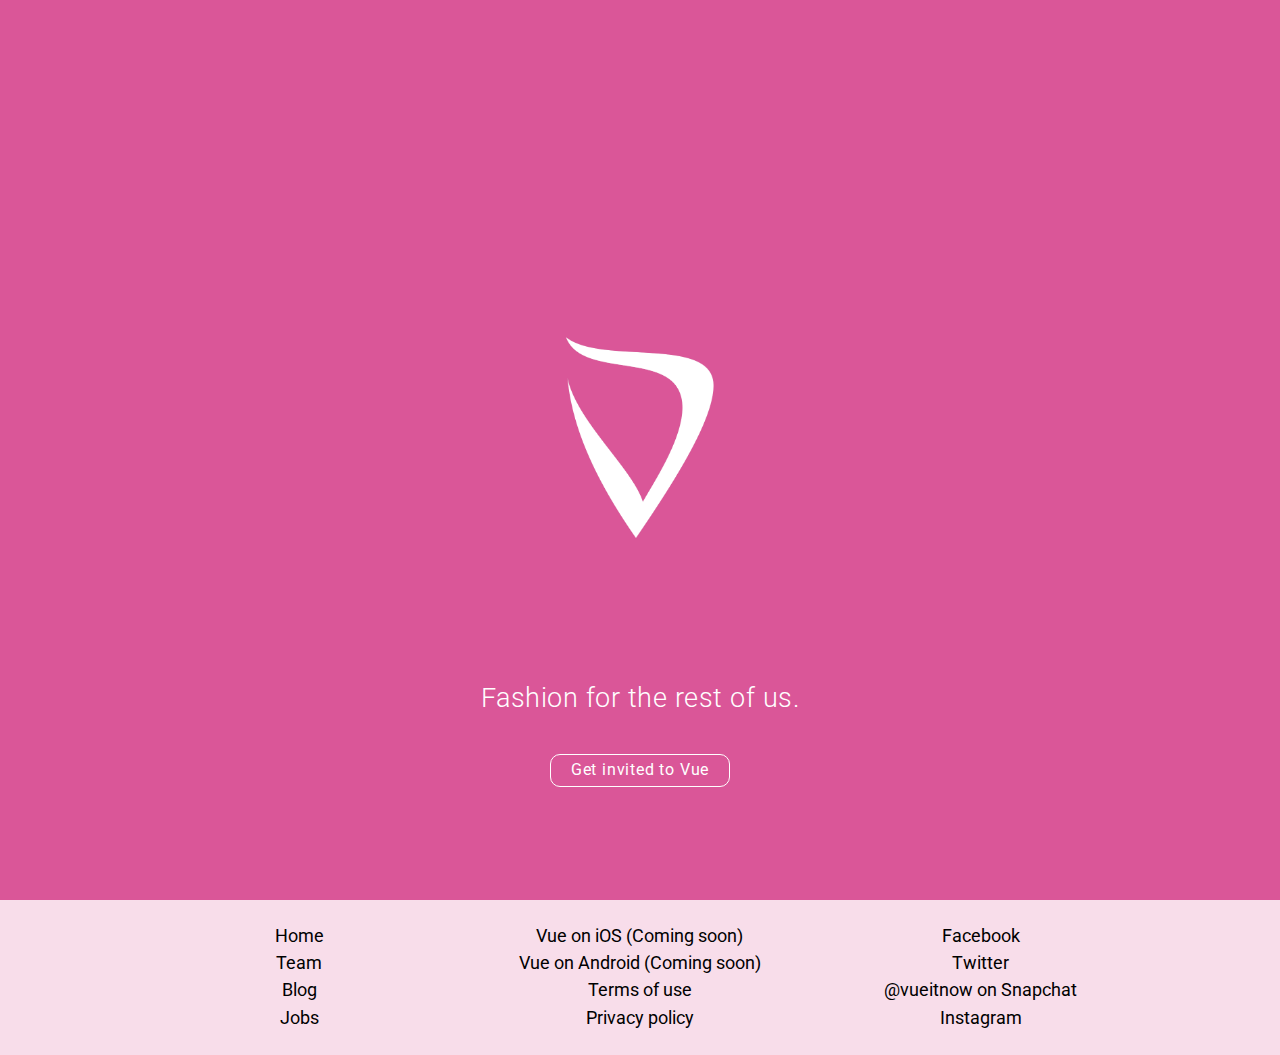
<file: index.html>
<!doctype html>
<html>
<head>
	<title>
		Vue - from Silverlabs
	</title>
	<link href='http://fonts.googleapis.com/css?family=Roboto:400,300' rel='stylesheet' type='text/css'>
	
	<link rel="stylesheet" href="css/index.css" />
	<link rel="stylesheet" href="css/standard.css" />
	<meta name="viewport" content="width=device-width, initial-scale=1, user-scalable=no">
</head>
<body>
<table class="container">
	<tr>
		<td width="100%" style="vertical-align: center;">
			<img src="./img/vue-logo.png" class="logo-img" />
			<!-- <img src="./img/vue-text.png" class="logo-text" /> -->

		</td>
	</tr>
</table>
<table class="invitation">
<tr>
		<td width="100%" style="vertical-align: center;">
			<h1 id="tag"></h1>

			<a href="http://goo.gl/forms/XyoI5tRTcm"><button id="btn_signup" class="rounded-btn anim">Get invited to Vue</button></a>
		</td>
	</tr>
</table>
<div class="footer">
<table class="bottom_info media_large">
	<tr>
		<td width="30%">
 <ul>
              <li><a class="anim" href="index.html">Home</a></li>
              <li><a class="anim" href="team.html">Team</a></li>
              <li><a class="anim" href="https://medium.com/@vueitnow">Blog</a></li>
              <li><a class="anim" href="jobs.html">Jobs</a></li>
            </ul>
		</td>
		<td width="30%">
            <ul>
              <li><a class="anim" href="#">Vue on iOS (Coming soon)</a></li>
              <li><a class="anim" href="#">Vue on Android (Coming soon)</a></li>
              <li><a class="anim" href="#">Terms of use</a></li>
              <li><a class="anim" href="#">Privacy policy</a></li>
            </ul>
		</td>
		<td width="30%">
            <ul>
              <li><a class="anim" href="facebook.com/vueitnow">Facebook</a></li>
              <li><a class="anim" href="http://twitter.com/vueitnow">Twitter</a></li>
              <li><a class="anim" href="#">@vueitnow on Snapchat</a></li>
              <li><a class="anim" href="http://instagram.com/vueitnow">Instagram</a></li>

            </ul>
		</td>
	</tr>
</table>
<table class="bottom_info media_small">
	<tr>
		<td width="100%">
 			<ul id="ul_small" style="width:100%;">
              <li><a class="anim" href="index.html">Home</a></li>
              <li><a class="anim" href="team.html">Team</a></li>
              <li><a class="anim" href="https://medium.com/@vueitnow">Blog</a></li>
              <li><a class="anim" href="jobs.html">Jobs</a></li>
              <li><a class="anim" href="#">Vue on iOS</a></li>
              <li><a class="anim" href="#">Vue on Android</a></li>
              <li><a class="anim" href="#">Terms of use</a></li>
              <li><a class="anim" href="#">Privacy policy</a></li>
              <li><a class="anim" href="facebook.com/vueitnow">Facebook</a></li>
              <li><a class="anim" href="http://twitter.com/vueitnow">Twitter</a></li>
              <li><a class="anim" href="#">@vueitnow on Snapchat</a></li>
              <li><a class="anim" href="http://instagram.com/vueitnow">Instagram</a></li>
            </ul>
		</td>
	</tr>
</table>
</div>

</div>
<!-- <div id="top-shadow">
</div>
<div id="bottom-shadow">
</div> -->
</body>
<script src="js/jquery.js"></script>
<script src="js/jqueryui.js"></script>

<script>
$(document).ready(function() {
	randomTagLoad();
	init();
});
function init() {
	window.setInterval(tagReload, 5000);
}
var tagLines = ["Feel beautiful!","Love the way you look!","Be yourself.", "Here's to the confident you!", "Love yourself.", "Fashion for the rest of us.", "Help others stay beautiful.", "Stay effortlessly trendy.", "Stay beautiful.", "Don't be afraid to be you." ];
var tag_flag;
function randomTagLoad() {
var quote;
tag_flag = Math.floor((Math.random() * 1000) % tagLines.length);
quote = tagLines[tag_flag];
$('#tag').text(quote);
}
function tagReload() {
	$('#tag').fadeOut(function() {
		tag_flag = ( tag_flag + 1 )%10;
		$('#tag').text(tagLines[tag_flag]);
		$('#tag').fadeIn();
	});
}
</script>
</html>
</file>
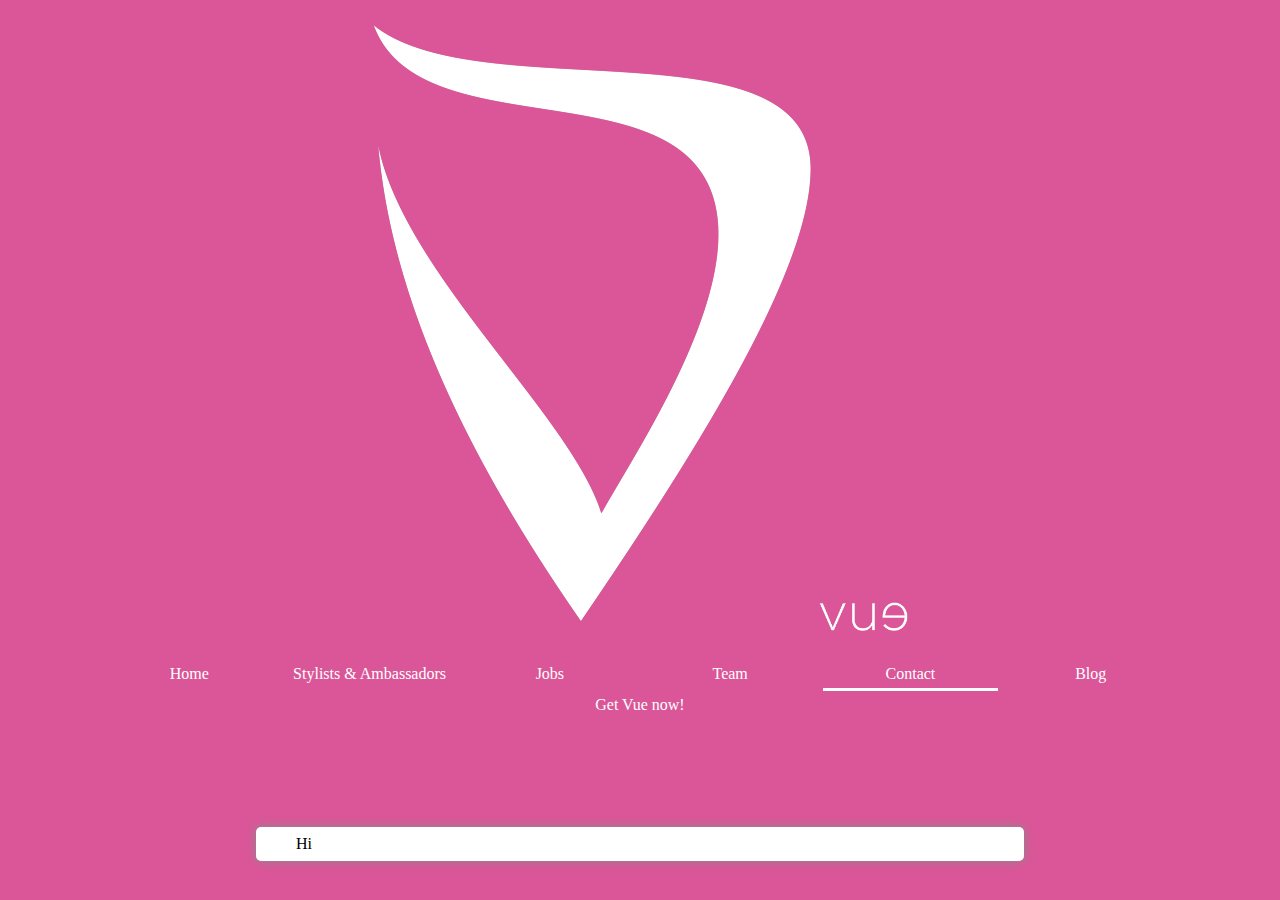
<file: contact.html>
<!doctype html>
<html>
<head>
	<title>
		Vue -from SilverLabs &bull; Jobs
	</title>
	<link rel="stylesheet" href="css/standard.css" />
	<link rel="stylesheet" href="css/index.css" />
	
</head>
<body>
<table class="header" width="100%">
	<tr>
		<td width="100%">
			<img src="./img/vue-logo.png" class="logo-img-top" />
			<img src="./img/vue-text.png" class="logo-text-top" />
		</td>
	</tr>
	<tr><td width="100%">
<ul class="navbar">
<li><a href="index.html" class="anim">Home</a></li>
<li><a href="stylists-and-ambassadors.html" class="anim">Stylists &amp; Ambassadors</a></li>
<li><a href="jobs.html" class="anim">Jobs</a></li>
<li><a href="team.html" class="anim">Team</a></li>
<li class="selected-menu"><a href="contact.html" class="anim">Contact</a></li>
<li><a href="https://medium.com/@vueitnow" class="anim">Blog</a></li>
<li><a href="index.html" class="anim">Get Vue now!</a></li>
</ul>
</td></tr>
</table>

<div class="content">
<div class="page">
Hi
</div>
	</div>
</body>
<script src="js/jquery.js"></script>
<script src="js/jqueryui.js"></script>

<script>
$(document).ready(function() {
	window.setTimeout(init, 2000);
});
function init() {

}
</script>
</html>
</file>
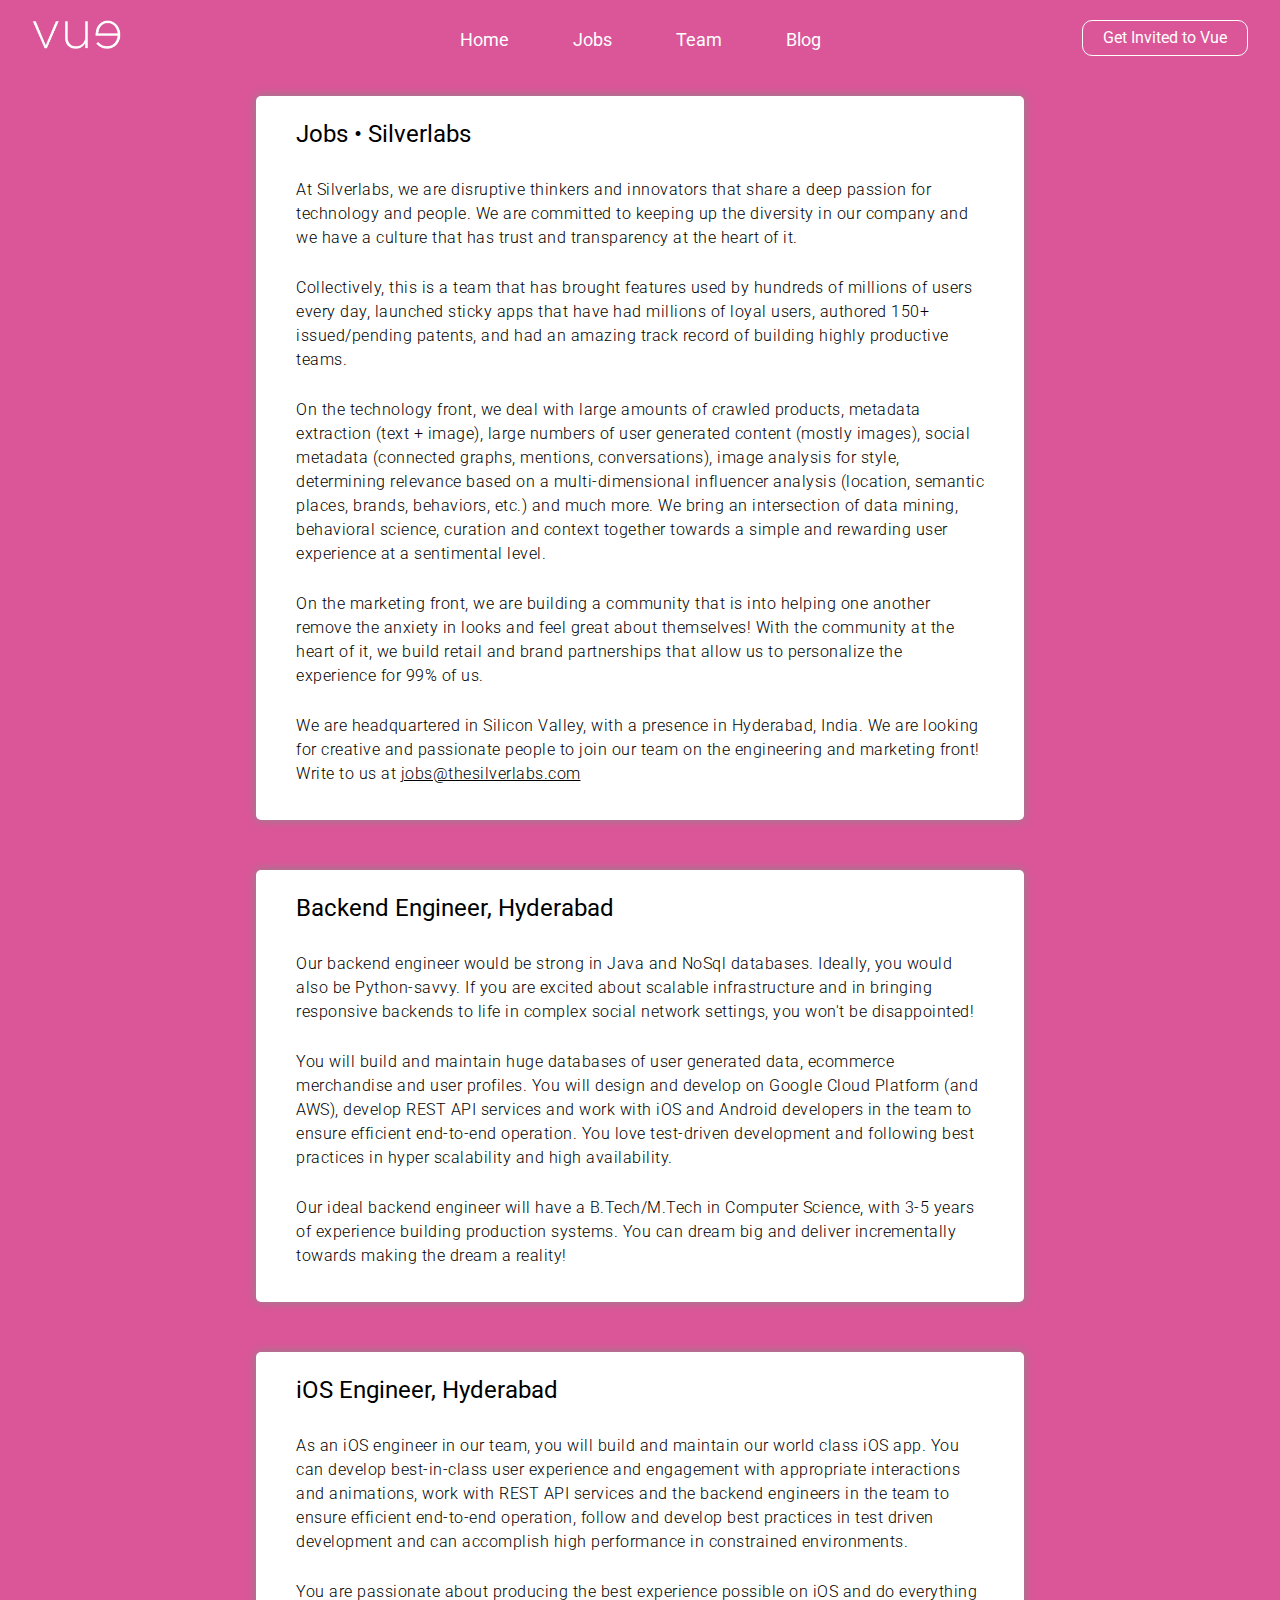
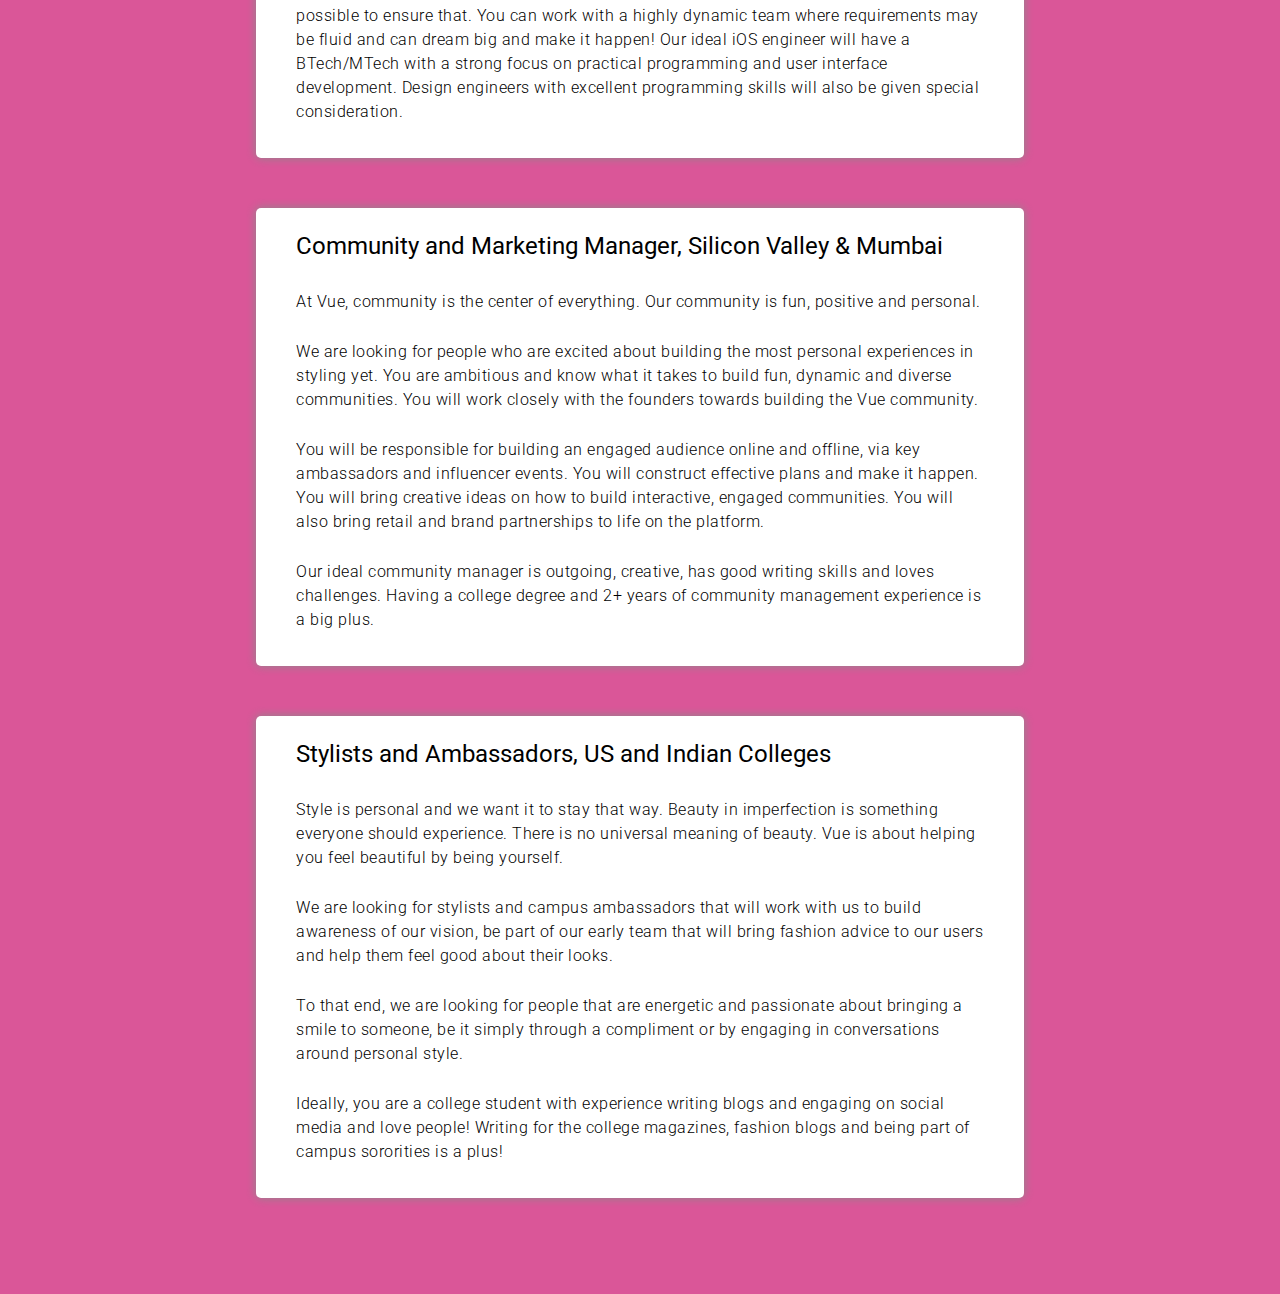
<file: jobs.html>
<!doctype html>
<html>
<head>
	<title>
		Vue &bull; Jobs
	</title>
	<link rel="stylesheet" href="css/standard.css" />
	<!-- <link rel="stylesheet" href="css/index.css" /> -->
	<meta name="viewport" content="width=device-width, initial-scale=1, user-scalable=no">
<link href='http://fonts.googleapis.com/css?family=Roboto:400,300' rel='stylesheet' type='text/css'>
</head>
<body>
<div id="header">
	<div id="logo">
		<a href="index.html">
		<img src="./img/vue-text.png" class="logo-text-top" />
	</a>
	</div>
	<div id="nav">
		<a class="anim" href="index.html">Home</a>
		<a class="anim" href="jobs.html">Jobs</a>
		<a class="anim" href="team.html">Team</a>
		
        <a class="anim" href="https://medium.com/@vueitnow">Blog</a></li>

	</div>
	<div id="topright">
			<a href="http://goo.gl/forms/XyoI5tRTcm"><button id="btn_topright" class="rounded-btn anim">Get Invited to Vue</button></a>
	</div>
</div>


<div class="content">
	<div class="page">
		<h1>Jobs &bull; Silverlabs</h1>
		<p>
At Silverlabs, we are disruptive thinkers and innovators that share a deep passion for technology and people.  We are committed to keeping up the diversity in our company and we have a culture that has trust and transparency at the heart of it.  
</p><p>
Collectively, this is a team that has brought features used by hundreds of millions of users every day, launched sticky apps that have had millions of loyal users, authored 150+ issued/pending patents, and had an amazing track record of building highly productive teams. 
</p><p>
On the technology front, we deal with large amounts of crawled products, metadata extraction (text + image), large numbers of user generated content (mostly images), social metadata (connected graphs, mentions, conversations), image analysis for style, determining relevance based on a multi-dimensional influencer analysis (location, semantic places, brands, behaviors, etc.) and much more.  We bring an intersection of data mining, behavioral science, curation and context together towards a simple and rewarding user experience at a sentimental level. 
</p><p>
On the marketing front, we are building a community that is into helping one another remove the anxiety in looks and feel great about themselves! With the community at the heart of it, we build retail and brand partnerships that allow us to personalize the experience for 99% of us.
</p><p>
We are headquartered in Silicon Valley, with a presence in Hyderabad, India.  We are looking for creative and passionate people to join our team on the engineering and marketing front!  Write to us at <a href="mailto:jobs@thesilverlabs.com">jobs@thesilverlabs.com</a>
</p>
	</div>
<div class="page">
<h1>Backend Engineer, Hyderabad</h1>
<p>
Our backend engineer would be strong in Java and NoSql databases.  Ideally, you would also be Python-savvy.  If you are excited about scalable infrastructure and in bringing responsive backends to life in complex social network settings, you won't be disappointed!  
</p><p>
You will build and maintain huge databases of user generated data, ecommerce merchandise and user profiles. You will design and develop on Google Cloud Platform (and AWS), develop REST API services and work with iOS and Android developers in the team to ensure efficient end-to-end operation.  You love test-driven development and following best practices in hyper scalability and high availability. 
</p><p>
Our ideal backend engineer will have a B.Tech/M.Tech in Computer Science, with 3-5 years of experience building production systems. You can dream big and deliver incrementally towards making the dream a reality! 
</p>
</div>

<div class="page">

<h1>iOS Engineer, Hyderabad</h1>
<p>
As an iOS engineer in our team, you will build and maintain our world class iOS app.  You can develop best-in-class user experience and engagement with appropriate interactions and animations, work with REST API services and the backend engineers in the team to ensure efficient end-to-end operation, follow and develop best practices in test driven development and can accomplish high performance in constrained environments. 
</p><p>
You are passionate about producing the best experience possible on iOS and do everything possible to ensure that.  You can work with a highly dynamic team where requirements may be fluid and can dream big and make it happen!  Our ideal iOS engineer will have a BTech/MTech with a strong focus on practical programming and user interface development.  Design engineers with excellent programming skills will also be given special consideration. 
</p>
</div>

<div class="page">

<h1>Community and Marketing Manager, Silicon Valley &amp; Mumbai</h1>
<p>
At Vue, community is the center of everything. Our community is fun, positive and personal.  
</p><p>
We are looking for people who are excited about building the most personal experiences in styling yet. You are ambitious and know what it takes to build fun, dynamic and diverse communities. You will work closely with the founders towards building the Vue community. 
</p><p>
You will be responsible for building an engaged audience online and offline, via key ambassadors and influencer events. You will construct effective plans and make it happen. You will bring creative ideas on how to build interactive, engaged communities. You will also bring retail and brand partnerships to life on the platform. 
</p><p>
Our ideal community manager is outgoing, creative, has good writing skills and loves challenges. Having a college degree and 2+ years of community management experience is a big plus. 
</p>
</div>
<div class="page">

<h1>Stylists and Ambassadors, US and Indian Colleges</h1>
<p>
Style is personal and we want it to stay that way.  Beauty in imperfection is something everyone should experience.  There is no universal meaning of beauty.  Vue is about helping you feel beautiful by being yourself. 
</p><p>

We are looking for stylists and campus ambassadors that will work with us to build awareness of our vision, be part of our early team that will bring fashion advice to our users and help them feel good about their looks. 
</p><p>

To that end, we are looking for people that are energetic and passionate about bringing a smile to someone, be it simply through a compliment or by engaging in conversations around personal style. 
</p><p>

Ideally, you are a college student with experience writing blogs and engaging on social media and love people!  Writing for the college magazines, fashion blogs and being part of campus sororities is a plus! 
</p>
</div>
	</div>
</body>
<script src="js/jquery.js"></script>
<script src="js/jqueryui.js"></script>

<script>
$(document).ready(function() {
	window.setTimeout(init, 2000);
});
function init() {

}
</script>
</html>
</file>
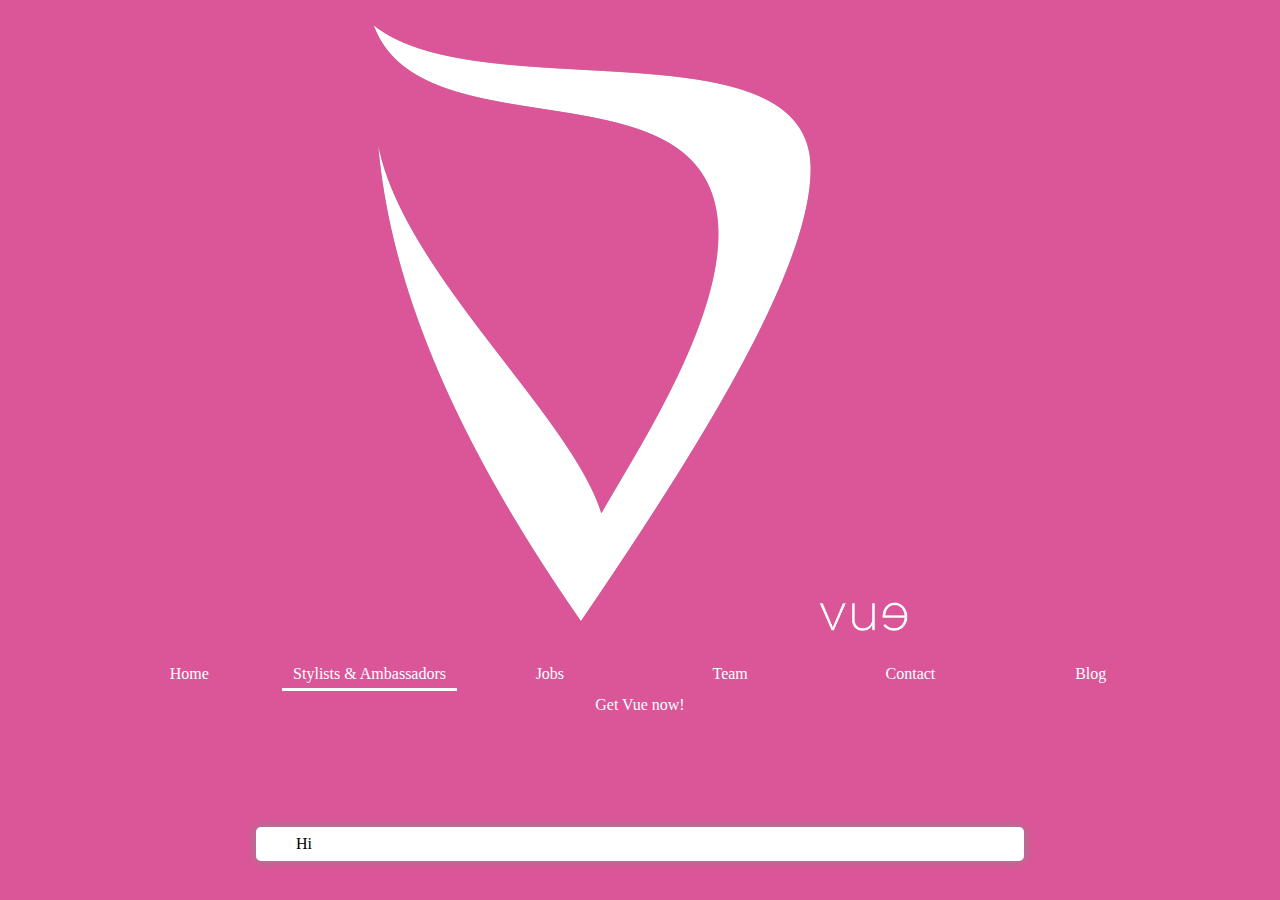
<file: stylists-and-ambassadors.html>
<!doctype html>
<html>
<head>
	<title>
		Vue -from SilverLabs &bull; Jobs
	</title>
	<link rel="stylesheet" href="css/standard.css" />
	<link rel="stylesheet" href="css/index.css" />
	
</head>
<body>
<table class="header" width="100%">
	<tr>
		<td width="100%">
			<img src="./img/vue-logo.png" class="logo-img-top" />
			<img src="./img/vue-text.png" class="logo-text-top" />
		</td>
	</tr>
	<tr><td width="100%">
<ul class="navbar">
<li><a href="index.html" class="anim">Home</a></li>
<li class="selected-menu"><a href="stylists-and-ambassadors.html" class="anim">Stylists &amp; Ambassadors</a></li>
<li><a href="jobs.html" class="anim">Jobs</a></li>
<li><a href="team.html" class="anim">Team</a></li>
<li><a href="contact.html" class="anim">Contact</a></li>
<li><a href="https://medium.com/@vueitnow" class="anim">Blog</a></li>
<li><a href="index.html" class="anim">Get Vue now!</a></li>
</ul>
</td></tr>
</table>

<div class="content">
<div class="page">
Hi
</div>
	</div>
</body>
<script src="js/jquery.js"></script>
<script src="js/jqueryui.js"></script>

<script>
$(document).ready(function() {
	window.setTimeout(init, 2000);
});
function init() {

}
</script>
</html>
</file>
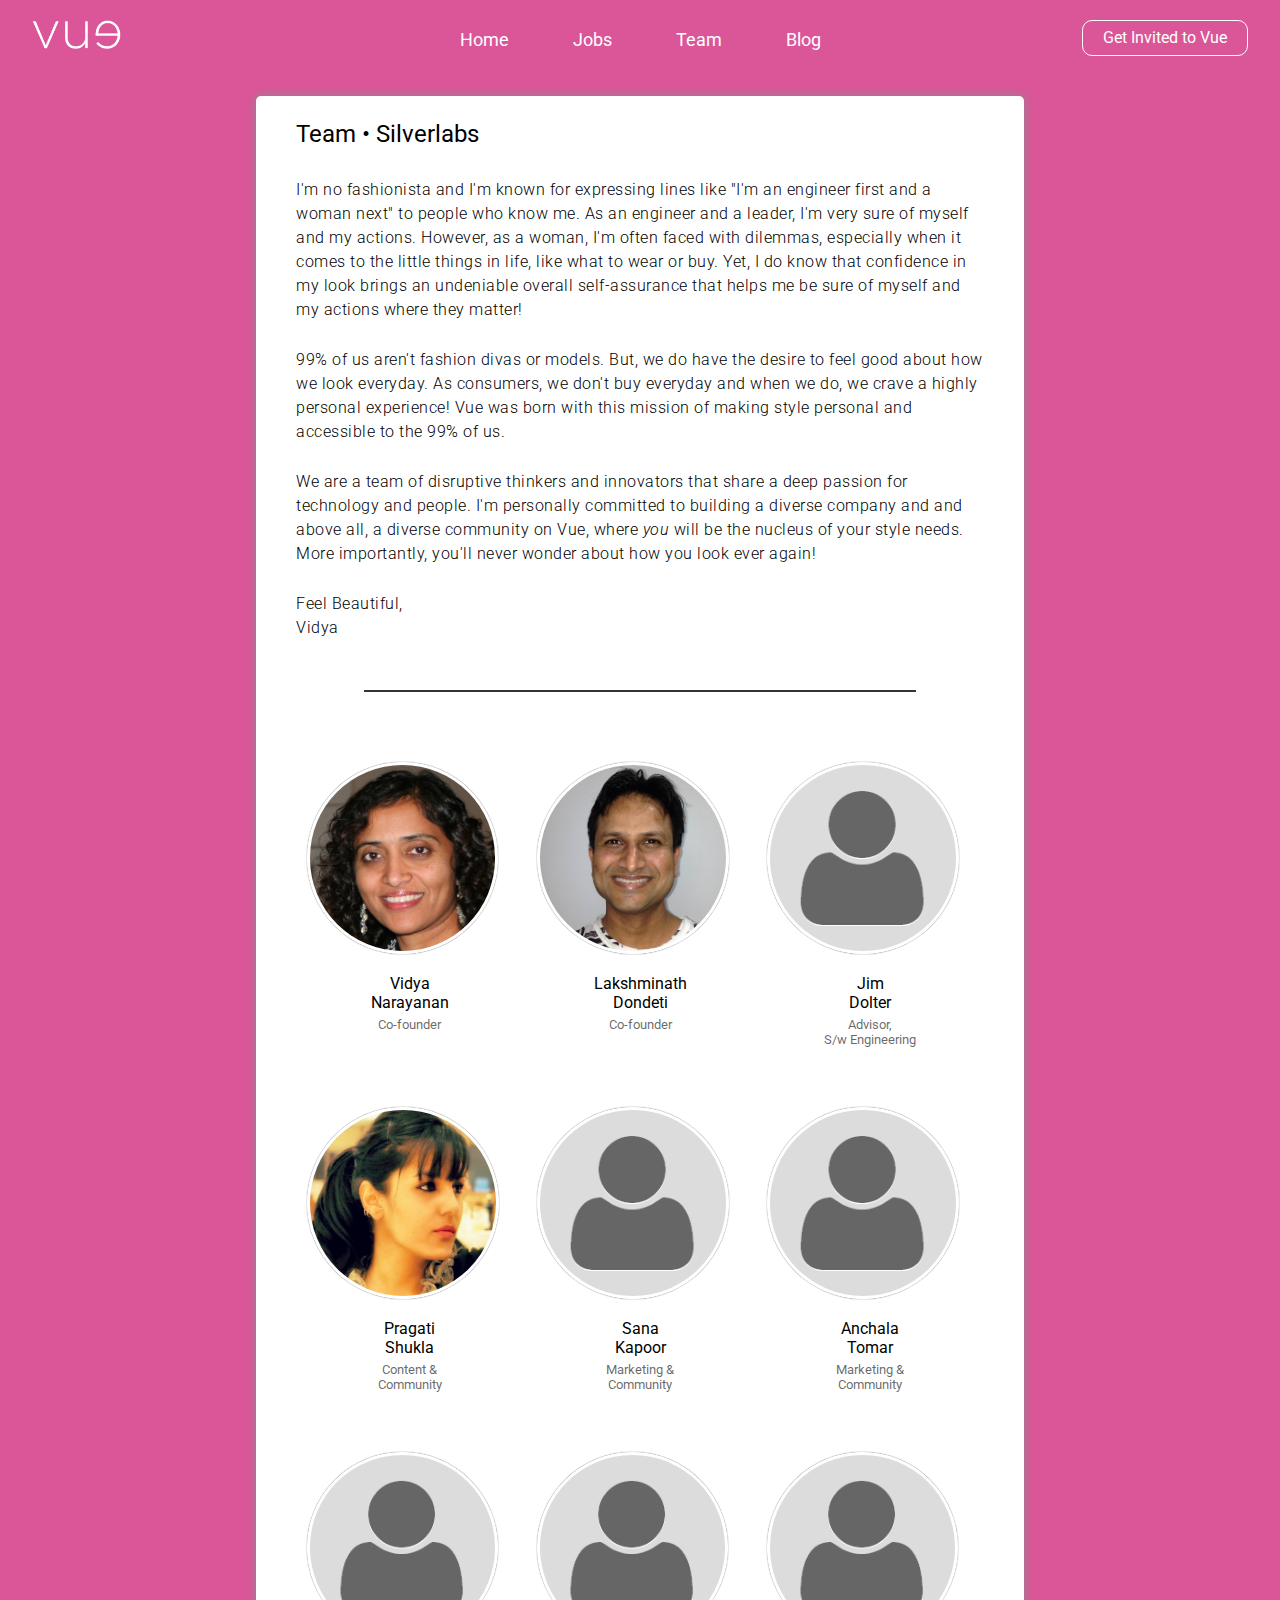
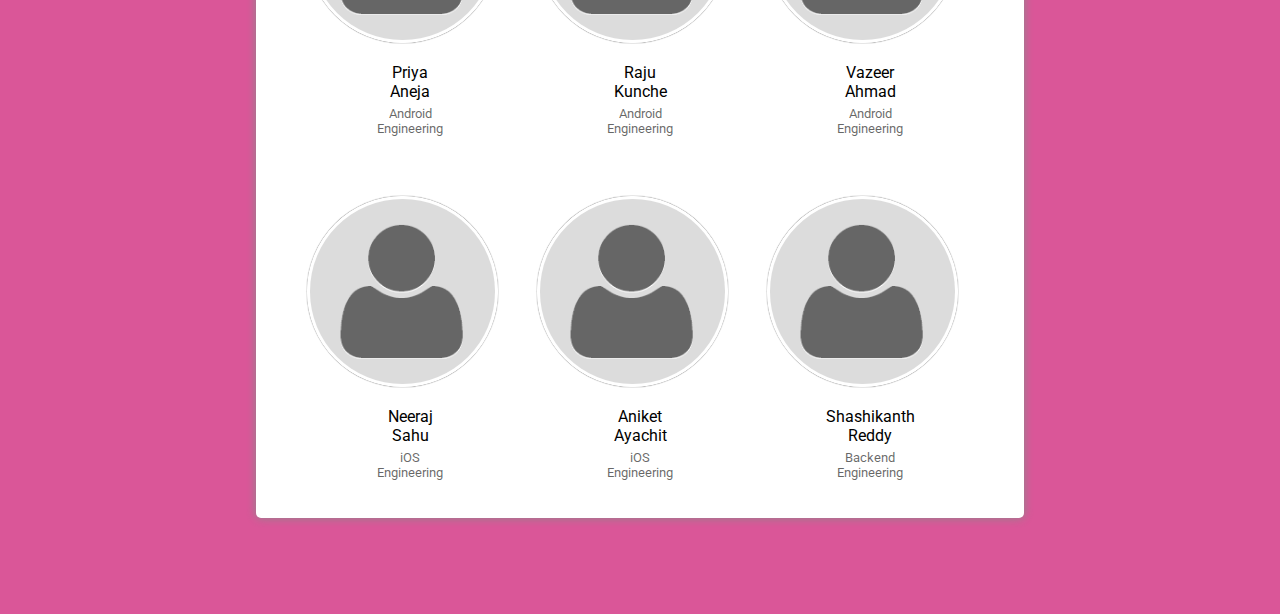
<file: team.html>
<!doctype html>
<html>
<head>
	<title>
		Vue &bull; Team
	</title>
	<link rel="stylesheet" href="css/standard.css" />
	<!-- <link rel="stylesheet" href="css/index.css" /> -->
	<meta name="viewport" content="width=device-width, initial-scale=1, user-scalable=no">
<link href='http://fonts.googleapis.com/css?family=Roboto:400,300' rel='stylesheet' type='text/css'>
<style>
 .person_picture {
display: block;
max-width: 90%;
height: auto;
border-radius: 200px;
box-shadow: 0 0 1px black;
border: 3px solid white;
 }
 .person_name {
display: block;
margin-top: 20px;
 }
 .person_designation {
font-size: 0.8em;
color: rgba(0,0,0,0.6);
display: block;
margin-top: 5px;

 }
 .team_person {
 	text-align: center;
 	display: inline-block;
 	max-width: 30%;
 	margin-top: 20px;
 	margin-bottom: 20px;
 	padding: 10px;
 }
 .team_area {
 	width: 100%;
 	text-align: center;
 }
 .team_area a {
 	text-decoration: none;
 }
</style>
</head>
<body>
<div id="header">
	<div id="logo">
		<a href="index.html">
		<img src="./img/vue-text.png" class="logo-text-top" />
	</a>
	</div>
	<div id="nav">
		<a class="anim" href="index.html">Home</a>
		<a class="anim" href="jobs.html">Jobs</a>
		<a class="anim" href="team.html">Team</a>

        <a class="anim" href="https://medium.com/@vueitnow">Blog</a></li>

	</div>
	<div id="topright">
			<a href="http://goo.gl/forms/XyoI5tRTcm"><button id="btn_topright" class="rounded-btn anim">Get Invited to Vue</button></a>
	</div>
</div>


<div class="content">
<div class="page">
	<h1>Team &bull; Silverlabs</h1>
	<p>
I'm no fashionista and I'm known for expressing lines like "I'm an engineer first and a woman next" to people who know me.  As an engineer and a leader, I'm very sure of myself and my actions. However, as a woman, I'm often faced with dilemmas, especially when it comes to the little things in life, like what to wear or buy. Yet, I do know that confidence in my look brings an undeniable overall self-assurance that helps me be sure of myself and my actions where they matter! 
</p><p>
99% of us aren't fashion divas or models. But, we do have the desire to feel good about how we look everyday. As consumers, we don't buy everyday and when we do, we crave a highly personal experience!  Vue was born with this mission of making style personal and accessible to the 99% of us. 
</p><p>
We are a team of disruptive thinkers and innovators that share a deep passion for technology and people.  I'm personally committed to building a diverse company and and above all, a diverse community on Vue, where <i>you</i> will be the nucleus of your style needs. More importantly, you'll never wonder about how you look ever again! 
</p><p>
Feel Beautiful,<br />
Vidya
</p>
<hr />


<div class="team_area">

	<a href="https://www.linkedin.com/in/hellovidya">
<div class="team_person">
<img src="./img/team/vidya.jpg" class="person_picture" />
<span class="person_name">
Vidya<br />Narayanan

</span>
<span class="person_designation">
Co-founder<br />&nbsp;
</span>
</div>
</a>

<a href="https://www.linkedin.com/in/ldondeti">
<div class="team_person">
<img src="./img/team/LD.jpg" class="person_picture" />
<span class="person_name">
Lakshminath<br />Dondeti


</span>
<span class="person_designation">
Co-founder<br />&nbsp;
</span>
</div>
</a>

<a href="https://www.linkedin.com/pub/james-dolter/7/508/5a2">
<div class="team_person">
<img src="./img/team/generic.png" class="person_picture" />

<span class="person_name">
Jim<br />Dolter


</span>
<span class="person_designation">
Advisor,<br />S/w Engineering
</span>
</div>
</a>

<a href="https://twitter.com/pragatis">
<div class="team_person">
<img src="./img/team/pragati.jpg" class="person_picture" />

<span class="person_name">
Pragati<br />Shukla


</span>
<span class="person_designation">
Content &amp;<br />Community 
</span>
</div>
</a>

<div class="team_person">
<img src="./img/team/generic.png" class="person_picture" />

<span class="person_name">
Sana<br />Kapoor


</span>
<span class="person_designation">
Marketing &amp;<br />Community
</span>
</div>

<div class="team_person">
<img src="./img/team/generic.png" class="person_picture" />

<span class="person_name">
Anchala<br />Tomar


</span>
<span class="person_designation">
Marketing &amp;<br />Community
</span>
</div>


<div class="team_person">
<img src="./img/team/generic.png" class="person_picture" />

<span class="person_name">
Priya<br />Aneja


</span>
<span class="person_designation">
Android<br />Engineering
</span>
</div>

<div class="team_person">
<img src="./img/team/generic.png" class="person_picture" />

<span class="person_name">
Raju<br />Kunche


</span>
<span class="person_designation">
Android<br />Engineering
</span>
</div>

<div class="team_person">
<img src="./img/team/generic.png" class="person_picture" />

<span class="person_name">
Vazeer<br />Ahmad


</span>
<span class="person_designation">
Android<br />Engineering
</span>
</div>

<div class="team_person">
<img src="./img/team/generic.png" class="person_picture" />

<span class="person_name">
Neeraj<br />Sahu


</span>
<span class="person_designation">
iOS<br />Engineering
</span>
</div>

<div class="team_person">
<img src="./img/team/generic.png" class="person_picture" />

<span class="person_name">
Aniket<br />Ayachit


</span>
<span class="person_designation">
iOS<br />Engineering
</span>
</div>

<div class="team_person">
<img src="./img/team/generic.png" class="person_picture" />

<span class="person_name">
Shashikanth<br />Reddy

</span>
<span class="person_designation">
Backend<br />Engineering
</span>
</div>


<!-- <div class="team_person">
<img src="./img/team/generic.png" class="person_picture" />

<span class="person_name">
Preetam Lodhi

</span>
<span class="person_designation">
Backend Engineering
</span>
</div> -->


</div>

</div>
	</div>
</body>
<script src="js/jquery.js"></script>
<script src="js/jqueryui.js"></script>

<script>
$(document).ready(function() {
	window.setTimeout(init, 2000);
});
function init() {

}
</script>
</html>
</file>
<file: css/index.css>
body, html {
	padding: 0px;
	margin: 0px;
	background-color: rgba(218, 86, 152, 1);
	height: 100%;
	/*font-family: 'Roboto';*/
	font-family: 'Roboto', sans-serif;
}

.logo-img {
	width: 150px;
	max-width: 20%;
	margin-bottom: 20px;
}

.container {
	text-align: center;
	width: 100%;
	height: 100%;
	color: white;
}


.leftcol {
	text-align: right;
}
.rightcol {
	text-align: left;
}
.container tr td {
	padding: 20px;
	border-collapse: collapse;
	/*text-shadow: 0 0 1px black;*/
}

#btn_signup {
	/*margin-top: 20px;*/
	font-size: 1.0em;
	letter-spacing: 0.8px;

}
.footer {
	/*border-top: 3px solid rgba(0,0,0,1);*/
	background-color: rgba(255,255,255,0.8);
	width: 100%;
	padding-top: 20px;
	padding-bottom: 20px;
	/*height: 20%;*/
	/*left: 10%;*/
	position: absolute;
	/*display: none;*/
	/*bottom: 0px;*/
	top: 100%;
	text-align: center;

	/*top: 80%;*/
}
.bottom_info {
	width: 80%;
	/*color: white;*/
	color: black;
	font-family: 'Roboto';
	line-height: 1.7em;
	text-align: center;
	margin: 0 auto;
	/*text-transform: uppercase;*/
}

.bottom_info ul {
	list-style-type: none;
	padding: 0px;
	margin:0px;

}
.bottom_info ul li a {
	/*opacity: 0.8;*/
	font-size: 1.1em;
	color: black;
}
.bottom_info ul li a:hover {
	opacity: 1;
}
.bottom_info tr td {
	/*padding-left: 30px;*/
}
.bottom_info a {
	color: white;
	text-decoration: none;
}
.invitation {
	position: absolute;
	bottom: 0px;
	width: 100%;
	margin-bottom: 110px;
	text-align: center;
	color: white;
}
	/*I have no idea why the code below works for centering. It just does. Look into it. */
#ul_small {
	width: 100%;
	text-align: center;
	padding: 0;
	margin: 0;
}
#ul_small li {
	width: 100%;
	padding-top: 5px;
	padding-bottom: 5px;
	text-align: center;
}
table.media_small {
	width: 80%;
	margin: 0 auto;
	text-align: center;
}
table.media_small tr td {
	width: 50%;
	/*margin: 0 auto;*/
	text-align: center;
}
@media (max-height: 670px) and (orientation: landscape) {
.invitation {
	width: 30%;
	right: 20px;
	margin-bottom: 50px;
}
}
</file>
<file: css/standard.css>
/*@font-face {
	src: url('../fonts/myriadl.otf');
	font-family: myriadl;
}
@font-face {
	src: url('../fonts/exo.otf');
	font-family: exo;
}
@font-face {
	src: url('../fonts/gotham.ttf');
	font-family: gotham;
}*/
/*@font-face {
	src: url('../fonts/roboto2.ttf');
	font-family: 'Roboto';
}
@font-face {
	src: url('../fonts/'Roboto'-light.ttf');
	font-family: 'Roboto'l;
}*/

.media_small {
	display: none;
}
@-ms-viewport{
  width: device-width;
}
@media (max-width: 600px) {
	.media_large {
		display: none;
	}
	.media_small {
		display: block;
	}
}
body, html {
	padding: 0px;
	margin: 0px;
	background-color: rgba(218, 86, 152, 1);
	/*height: 100%;*/
	/*font-family: 'Roboto';*/
	font-family: 'Roboto', sans-serif;
}
.header {

	width: 100%;
	z-index: 999;
	/*display: none;*/
	padding: 0px;
	margin: 0px;
	/*border-bottom: 2px solid black;*/
	text-align: center;
	/*box-shadow: 0 0 3px black;*/
	/*z-index: 999;*/
}
.header tr td {
	padding: 10px;
}
.logo-img-top {
	height: 8%;
	margin-top: 10px;
	margin-bottom: 5px;

}

.navbar {
	list-style-type: none;
	padding: 0px;
	margin: 0px;
	background-color: transparent;
	font-size: 1em;
	/*text-transform: uppercase;*/
	border-top: 2px solid rgba(218, 86, 152, 1);
}
.navbar li {
	display: inline-block;
	width: 14%;
	font-family: 'Roboto';
	color: white;
	text-align: center;
}
.navbar li a {
padding-top: 5px;
padding-bottom: 5px;

		/*font-size: 1em;*/
	box-sizing: border-box;
	display: block;
	height: 100%;
	text-decoration: none;
	color: white;
}
.navbar li a:hover {
	background-color: rgba(255,255,255,0.8);
	color: black;
}
.anim {
		-o-transition:.5s;
  -ms-transition:.5s;
  -moz-transition:.5s;
  -webkit-transition:.5s;
  /* ...and now for the proper property */
  transition:.5s;
}

.rounded-btn {
	background-color: transparent;
	line-height: 1.8em;
	border: 1px solid white;
	border-radius: 10px;
	color: white;
	font-family: 'Roboto';
	/*text-transform: uppercase;*/
	padding-right: 20px;
	padding-left: 20px;
	/*box-shadow: 0 0 3px black;*/
}
.rounded-btn:hover {
	background-color: white;
	color: rgba(218, 86, 152, 1);
	cursor: pointer;
}
small {
	font-weight: normal;
	font-size: 0.8em;
	color: rgba(255,255,255,0.8);
	text-transform: uppercase;
	text-decoration: underline;
}
#tag {
	font-size: 1.7em;
	/*margin-top: 30px;*/
	padding-top: 0px;
	letter-spacing: 0.5px;
	font-weight: 300;
	margin-bottom:40px;

}
h1 {
	font-weight: normal;
	font-family: 'Roboto';
}
.content {
	/*position: absolute;
	top: 150px;
	left: 10%;
	height:100%;
	width: 80%;*/
	max-width: 800px;

	margin: 96px auto;

}
.page {
	font-family: 'Roboto';
	/*width: 100%;*/
	width: 96%;
	margin: 0 auto;

	margin-bottom: 50px;
	/*max-width: 768px;*/
	border-radius: 5px;
	box-sizing: border-box;
	border: 0px;
	/*padding: 20px;*/
	padding: 1% 5%;
	background-color: rgba(255,255,255,1);
	box-shadow: 0 0 10px #8a8a8a;
	/*padding-left: 40px;*/
	/*padding-right: 40px;*/
	/*padding-top: 30px;*/
}
.page p {
	font-size: 1em;
	padding-bottom: 10px;
	line-height: 1.5em;
	letter-spacing: 0.5px;
	font-family: 'Roboto';
	font-weight: 300;
	/*text-align: justify;*/
}
.page h1 {
	font-size: 1.5em;
	/*letter-spacing: 0.5px;*/

	margin-bottom: 30px;
}
.selected-menu {
	border-bottom: 3px solid white;
}
.page hr {
	width: 80%;
	border: 1px solid rgba(0,0,0,0.8);
	margin-top: 40px;
	margin-bottom: 40px;
}
.page a {
	color: black;
}

#btn_topright {
	line-height: 2em;
	width: 100%;
	font-size: 1em;
}

#header {
    position: absolute;
    width: 100%;
    padding: 20px 0 15px 0;
    top: 0px;
    color: #FFFFFF;
    z-index: 999;
   }
   #nav {
   	position: absolute;
    text-align: center;
    width: 100%;
    margin: 0 auto;
    line-height: 40px;

   }
   #nav a {
   	text-decoration: none;
   	color: white;
   	margin-left: 10px;
   	margin-right: 10px;
   	padding-left: 20px;
   	padding-right: 20px;
   	font-size: 1.1em;
   }
   #nav a:hover {
   	color: rgba(0,0,0,1);
   }
   #logo {
   	position: absolute;
    left: 32px;
    z-index: 999;
   }
   #topright {
   	position: absolute;
    right: 32px;
    /*max-width: 30%;*/
   }
.logo-text-top {
	/*height: 5%;*/
	max-width: 90px;

}
@media (max-width: 1024px) {

}

@media (max-width: 640px) {

	

}

@media (max-width: 480px) {
	.page {
	}




}
@media (max-width: 780px) {
		#nav {
		top: 80px;
		line-height: 50px;
	}
	#nav a {
		margin-left: 0px;
		margin-right: 0px;
		padding-left: 5px;
		padding-right: 5px;
	}
	.content {
		margin: 150px 6%;
	}
}
</file>
